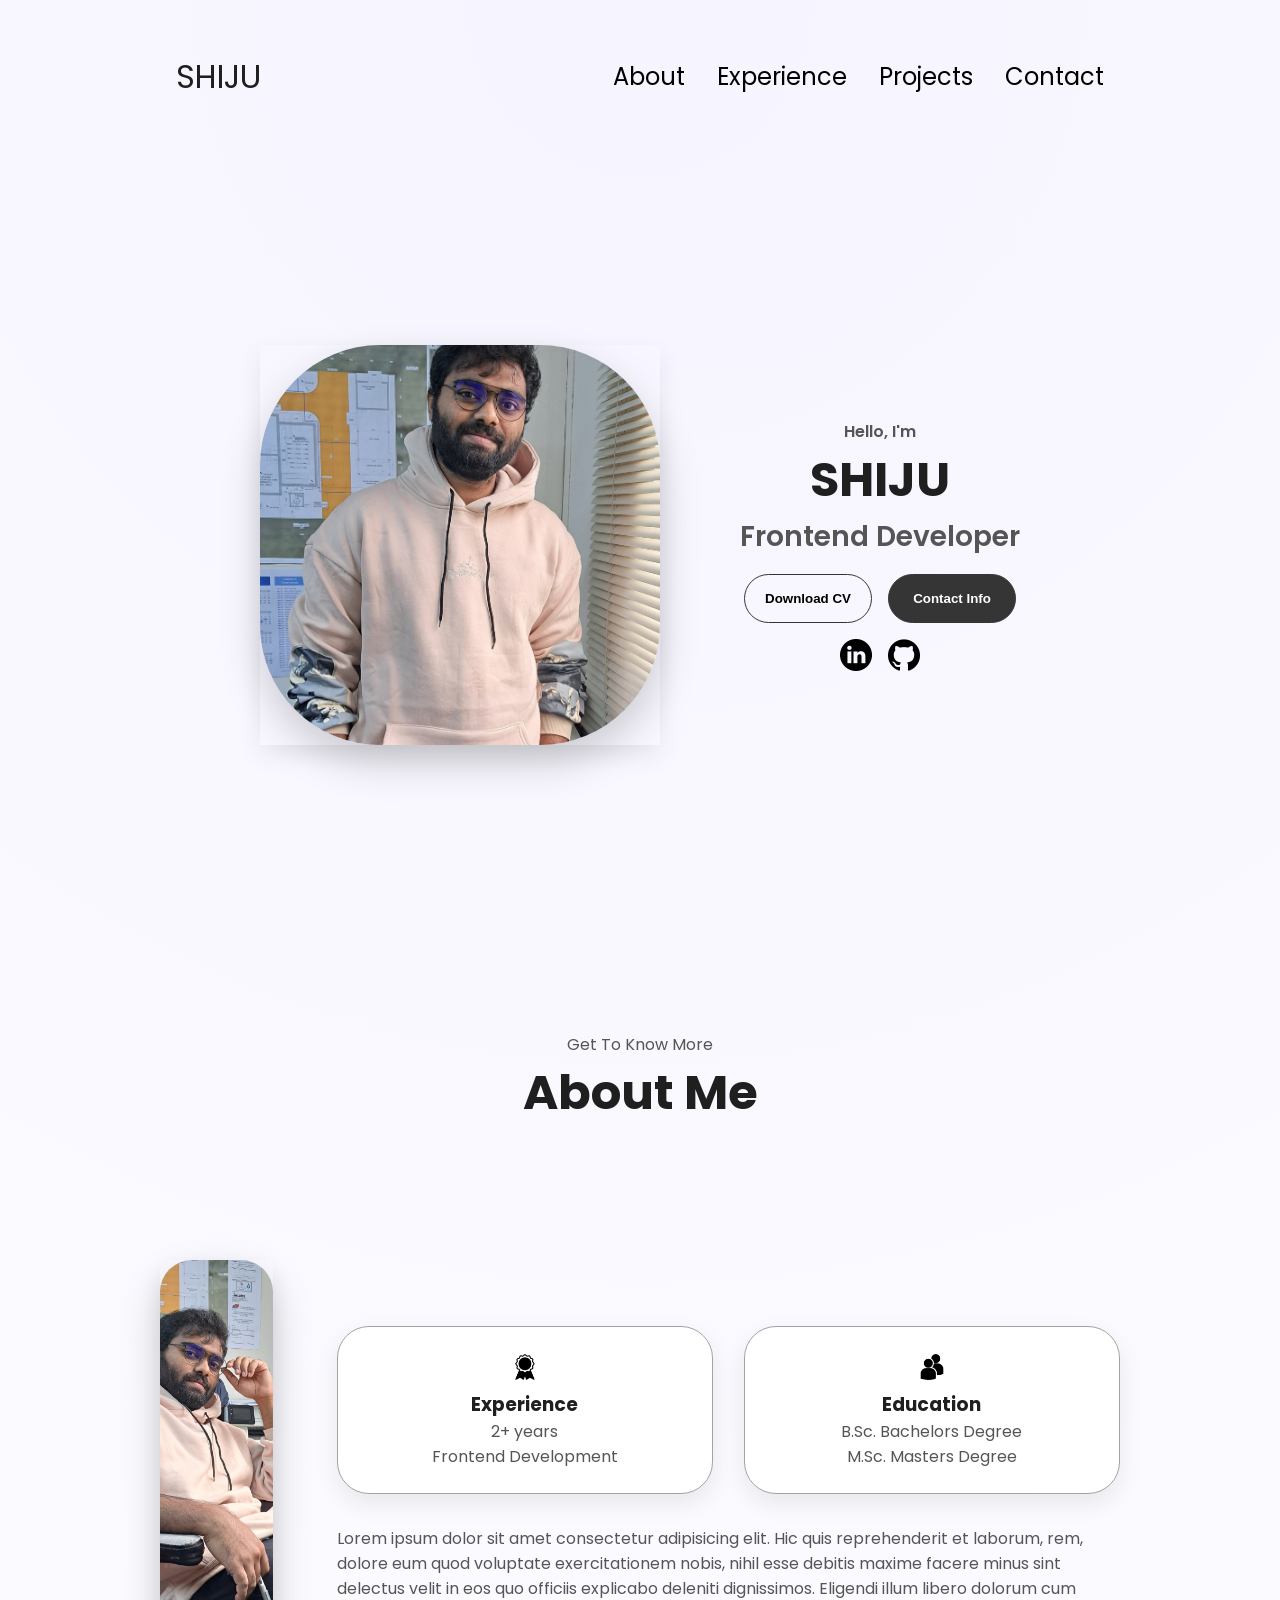
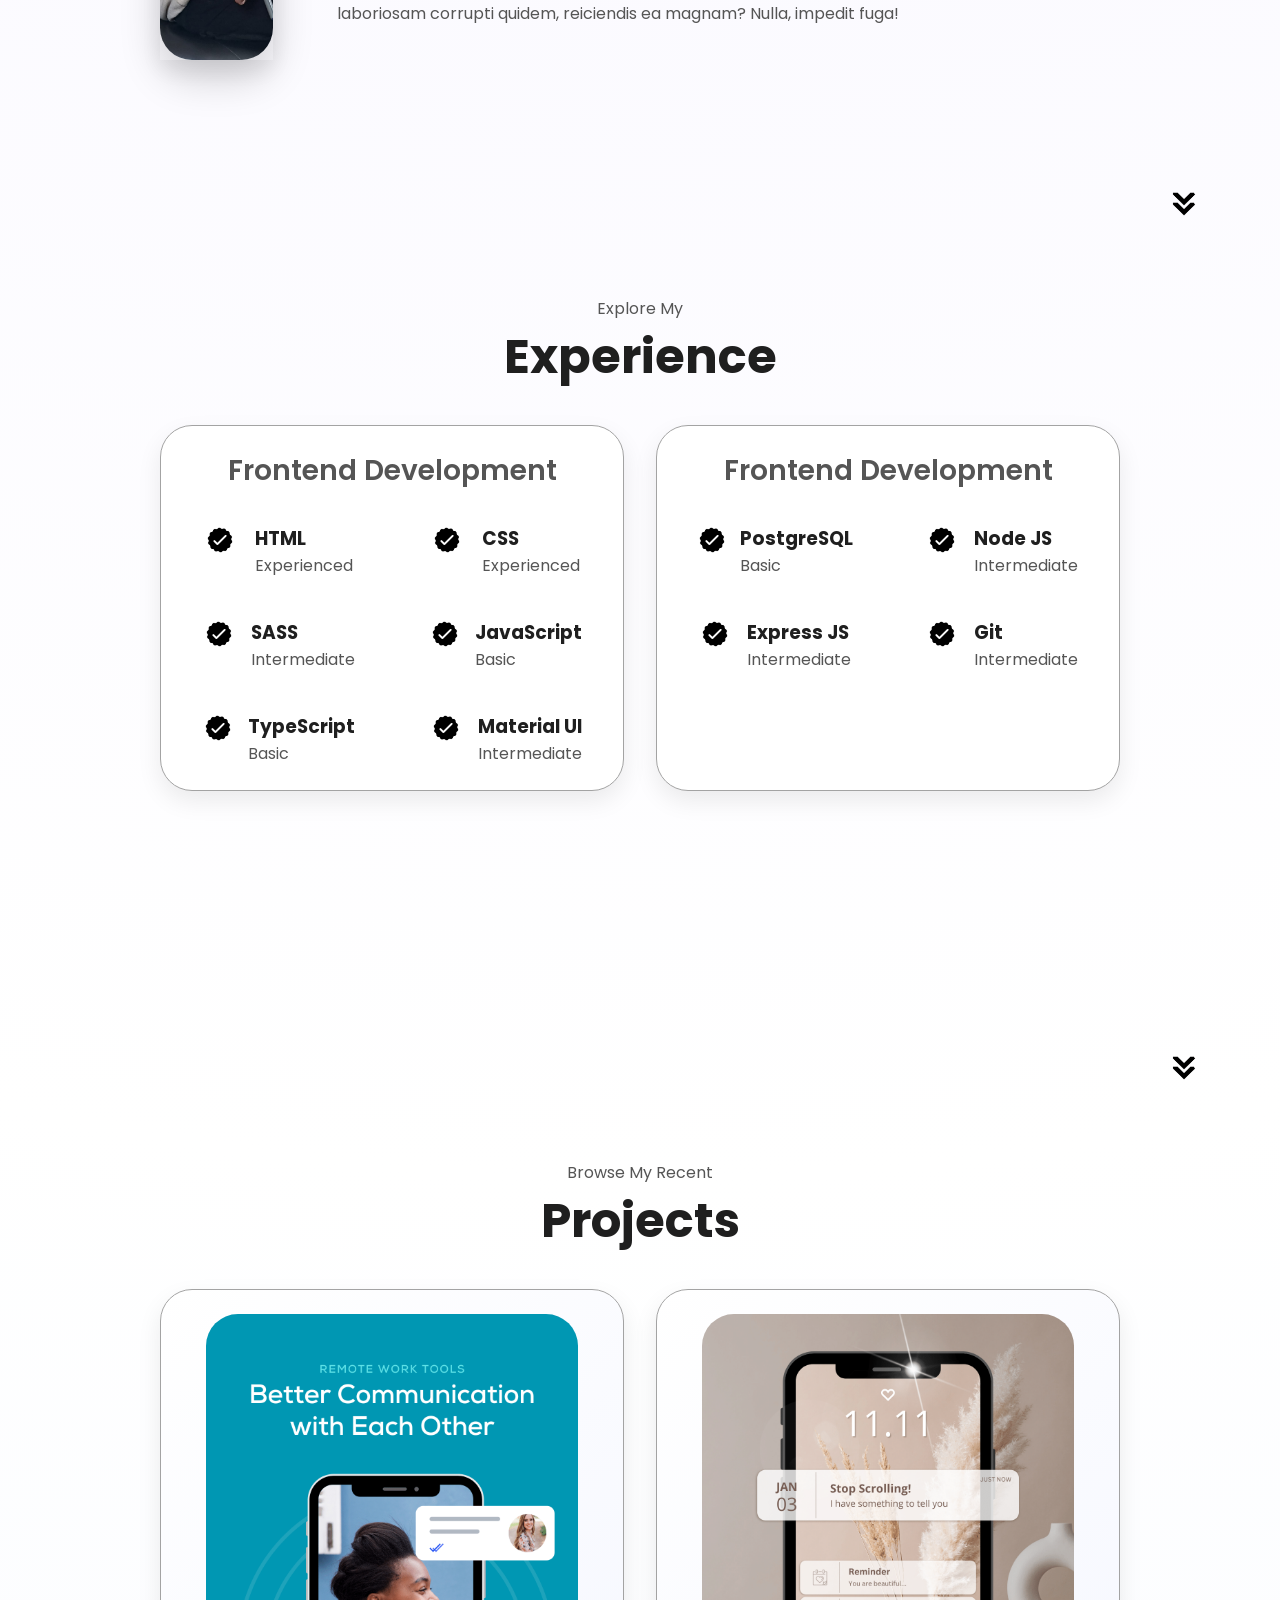
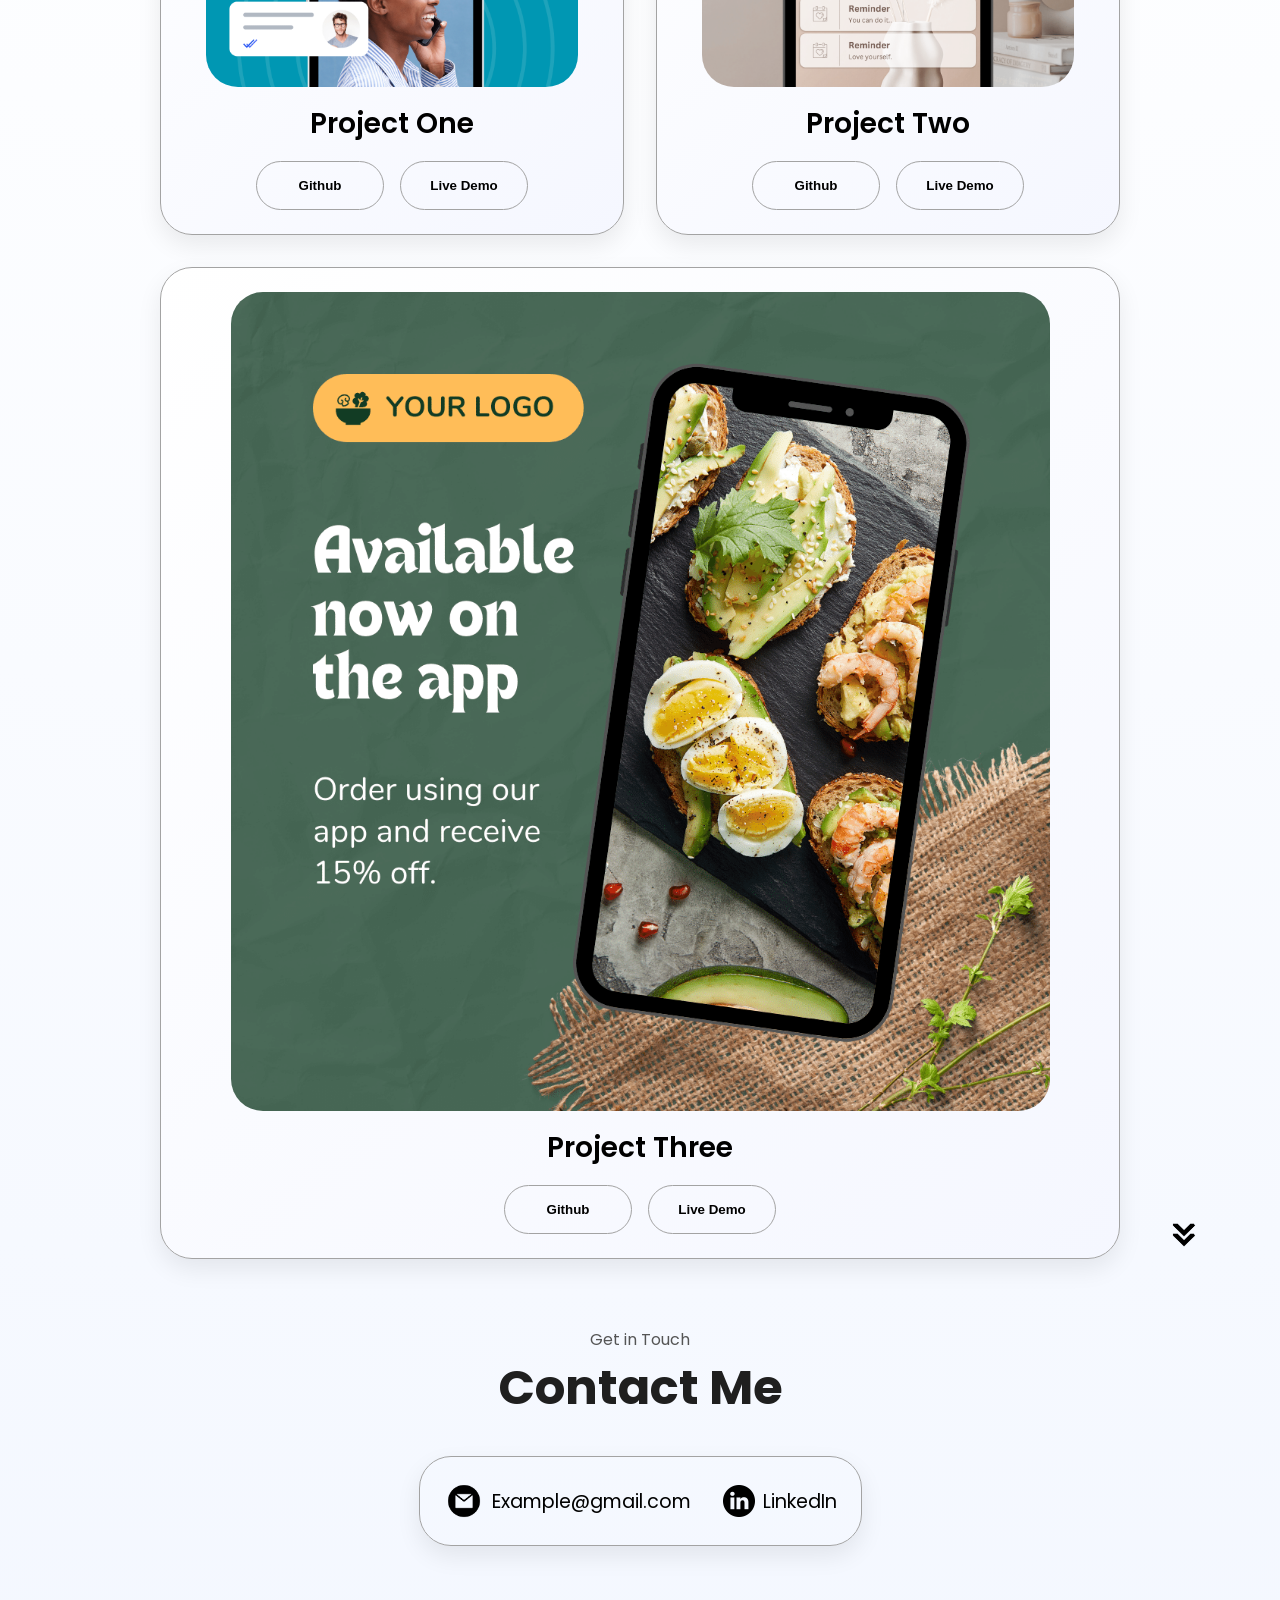
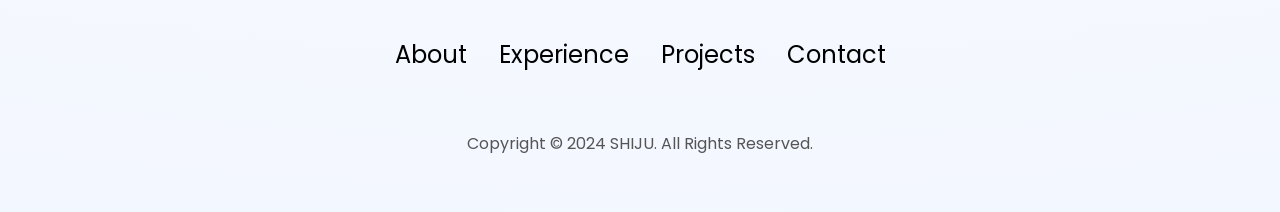
<file: index.html>
<!DOCTYPE html>
<html lang="en">
  <head>
    <meta charset="UTF-8" />
    <meta http-equiv="X-UA-Compatible" content="IE=edge" />
    <meta name="viewport" content="width=device-width, initial-scale=1.0" />
    <title>My Portfolio</title>
    <link rel="stylesheet" href="style.css" />
    <link rel="stylesheet" href="mediaqueries.css" />
  </head>
  <body>
    <nav id="desktop-nav">
      <div class="logo">SHIJU</div>
      <div>
        <ul class="nav-links">
          <li><a href="#about">About</a></li>
          <li><a href="#experience">Experience</a></li>
          <li><a href="#projects">Projects</a></li>
          <li><a href="#contact">Contact</a></li>
        </ul>
      </div>
    </nav>
    <nav id="hamburger-nav">
      <div class="logo">SHIJU</div>
      <div class="hamburger-menu">
        <div class="hamburger-icon" onclick="toggleMenu()">
          <span></span>
          <span></span>
          <span></span>
        </div>
        <div class="menu-links">
          <li><a href="#about" onclick="toggleMenu()">About</a></li>
          <li><a href="#experience" onclick="toggleMenu()">Experience</a></li>
          <li><a href="#projects" onclick="toggleMenu()">Projects</a></li>
          <li><a href="#contact" onclick="toggleMenu()">Contact</a></li>
        </div>
      </div>
    </nav>
    <section id="profile">
      <div class="section__pic-container reveal tilt-card">
        <img src="assets/profile-pic.jpeg" alt="shiju profile picture"  style="border-radius: 30%;"/>
      </div>
      <div class="section__text reveal">
        <p class="section__text__p1">Hello, I'm</p>
        <h1 class="title">SHIJU</h1>
        <p class="section__text__p2">Frontend Developer</p>
        <div class="btn-container">
          <button
            class="btn btn-color-2"
            onclick="window.open('./assets/resume-example.pdf')"
          >
            Download CV
          </button>
          <button class="btn btn-color-1" onclick="location.href='./#contact'">
            Contact Info
          </button>
        </div>
        <div id="socials-container">
          <img
            src="./assets/linkedin.png"
            alt="My LinkedIn profile"
            class="icon"
            onclick="location.href='https://linkedin.com/'"
          />
          <img
            src="./assets/github.png"
            alt="My Github profile"
            class="icon"
            onclick="location.href='https://github.com/'"
          />
        </div>
      </div>
    </section>
    <section id="about">
      <p class="section__text__p1">Get To Know More</p>
      <h1 class="title">About Me</h1>
      <div class="section-container">
        <div class="section__pic-container reveal tilt-card">
          <img
            src="assets/about-pic.jpeg"
            alt="Profile picture"
            class="about-pic"
          />
        </div>
        <div class="about-details-container">
          <div class="about-containers">
            <div class="details-container reveal tilt-card">
              <img
                src="./assets/experience.png"
                alt="Experience icon"
                class="icon"
              />
              <h3>Experience</h3>
              <p>2+ years <br />Frontend Development</p>
            </div>
            <div class="details-container reveal tilt-card">
              <img
                src="./assets/education.png"
                alt="Education icon"
                class="icon"
              />
              <h3>Education</h3>
              <p>B.Sc. Bachelors Degree<br />M.Sc. Masters Degree</p>
            </div>
          </div>
          <div class="text-container">
            <p>
              Lorem ipsum dolor sit amet consectetur adipisicing elit. Hic quis
              reprehenderit et laborum, rem, dolore eum quod voluptate
              exercitationem nobis, nihil esse debitis maxime facere minus sint
              delectus velit in eos quo officiis explicabo deleniti dignissimos.
              Eligendi illum libero dolorum cum laboriosam corrupti quidem,
              reiciendis ea magnam? Nulla, impedit fuga!
            </p>
          </div>
        </div>
      </div>
      <img
        src="./assets/arrow.png"
        alt="Arrow icon"
        class="icon arrow"
        onclick="location.href='./#experience'"
      />
    </section>
    <section id="experience">
      <p class="section__text__p1">Explore My</p>
      <h1 class="title">Experience</h1>
      <div class="experience-details-container">
        <div class="about-containers">
          <div class="details-container reveal tilt-card">
            <h2 class="experience-sub-title">Frontend Development</h2>
            <div class="article-container">
              <article>
                <img
                  src="./assets/checkmark.png"
                  alt="Experience icon"
                  class="icon"
                />
                <div>
                  <h3>HTML</h3>
                  <p>Experienced</p>
                </div>
              </article>
              <article>
                <img
                  src="./assets/checkmark.png"
                  alt="Experience icon"
                  class="icon"
                />
                <div>
                  <h3>CSS</h3>
                  <p>Experienced</p>
                </div>
              </article>
              <article>
                <img
                  src="./assets/checkmark.png"
                  alt="Experience icon"
                  class="icon"
                />
                <div>
                  <h3>SASS</h3>
                  <p>Intermediate</p>
                </div>
              </article>
              <article>
                <img
                  src="./assets/checkmark.png"
                  alt="Experience icon"
                  class="icon"
                />
                <div>
                  <h3>JavaScript</h3>
                  <p>Basic</p>
                </div>
              </article>
              <article>
                <img
                  src="./assets/checkmark.png"
                  alt="Experience icon"
                  class="icon"
                />
                <div>
                  <h3>TypeScript</h3>
                  <p>Basic</p>
                </div>
              </article>
              <article>
                <img
                  src="./assets/checkmark.png"
                  alt="Experience icon"
                  class="icon"
                />
                <div>
                  <h3>Material UI</h3>
                  <p>Intermediate</p>
                </div>
              </article>
            </div>
          </div>
          <div class="details-container reveal tilt-card">
            <h2 class="experience-sub-title">Frontend Development</h2>
            <div class="article-container">
              <article>
                <img
                  src="./assets/checkmark.png"
                  alt="Experience icon"
                  class="icon"
                />
                <div>
                  <h3>PostgreSQL</h3>
                  <p>Basic</p>
                </div>
              </article>
              <article>
                <img
                  src="./assets/checkmark.png"
                  alt="Experience icon"
                  class="icon"
                />
                <div>
                  <h3>Node JS</h3>
                  <p>Intermediate</p>
                </div>
              </article>
              <article>
                <img
                  src="./assets/checkmark.png"
                  alt="Experience icon"
                  class="icon"
                />
                <div>
                  <h3>Express JS</h3>
                  <p>Intermediate</p>
                </div>
              </article>
              <article>
                <img
                  src="./assets/checkmark.png"
                  alt="Experience icon"
                  class="icon"
                />
                <div>
                  <h3>Git</h3>
                  <p>Intermediate</p>
                </div>
              </article>
            </div>
          </div>
        </div>
      </div>
      <img
        src="./assets/arrow.png"
        alt="Arrow icon"
        class="icon arrow"
        onclick="location.href='./#projects'"
      />
    </section>
    <section id="projects">
      <p class="section__text__p1">Browse My Recent</p>
      <h1 class="title">Projects</h1>
      <div class="experience-details-container">
        <div class="about-containers">
          <div class="details-container color-container reveal tilt-card">
            <div class="article-container">
              <img
                src="./assets/project-1.png"
                alt="Project 1"
                class="project-img"
              />
            </div>
            <h2 class="experience-sub-title project-title">Project One</h2>
            <div class="btn-container">
              <button
                class="btn btn-color-2 project-btn"
                onclick="location.href='https://github.com/'"
              >
                Github
              </button>
              <button
                class="btn btn-color-2 project-btn"
                onclick="location.href='https://github.com/'"
              >
                Live Demo
              </button>
            </div>
          </div>
          <div class="details-container color-container reveal tilt-card">
            <div class="article-container">
              <img
                src="./assets/project-2.png"
                alt="Project 2"
                class="project-img"
              />
            </div>
            <h2 class="experience-sub-title project-title">Project Two</h2>
            <div class="btn-container">
              <button
                class="btn btn-color-2 project-btn"
                onclick="location.href='https://github.com/'"
              >
                Github
              </button>
              <button
                class="btn btn-color-2 project-btn"
                onclick="location.href='https://github.com/'"
              >
                Live Demo
              </button>
            </div>
          </div>
          <div class="details-container color-container reveal tilt-card">
            <div class="article-container">
              <img
                src="./assets/project-3.png"
                alt="Project 3"
                class="project-img"
              />
            </div>
            <h2 class="experience-sub-title project-title">Project Three</h2>
            <div class="btn-container">
              <button
                class="btn btn-color-2 project-btn"
                onclick="location.href='https://github.com/'"
              >
                Github
              </button>
              <button
                class="btn btn-color-2 project-btn"
                onclick="location.href='https://github.com/'"
              >
                Live Demo
              </button>
            </div>
          </div>
        </div>
      </div>
      <img
        src="./assets/arrow.png"
        alt="Arrow icon"
        class="icon arrow"
        onclick="location.href='./#contact'"
      />
    </section>
    <section id="contact">
      <p class="section__text__p1">Get in Touch</p>
      <h1 class="title">Contact Me</h1>
      <div class="contact-info-upper-container reveal tilt-card">
        <div class="contact-info-container">
          <img
            src="./assets/email.png"
            alt="Email icon"
            class="icon contact-icon email-icon"
          />
          <p><a href="mailto:examplemail@gmail.com">Example@gmail.com</a></p>
        </div>
        <div class="contact-info-container">
          <img
            src="./assets/linkedin.png"
            alt="LinkedIn icon"
            class="icon contact-icon"
          />
          <p><a href="www.linkedin.com/in/
            shiju-c-15136620b">LinkedIn</a></p>
        </div>
      </div>
    </section>
    <footer>
      <nav>
        <div class="nav-links-container">
          <ul class="nav-links">
            <li><a href="#about">About</a></li>
            <li><a href="#experience">Experience</a></li>
            <li><a href="#projects">Projects</a></li>
            <li><a href="shijucsj3@gmail.com">Contact</a></li>
          </ul>
        </div>
      </nav>
      <p>Copyright &#169; 2024 SHIJU. All Rights Reserved.</p>
    </footer>
    <script src="script.js"></script>
  </body>
</html>
</file>
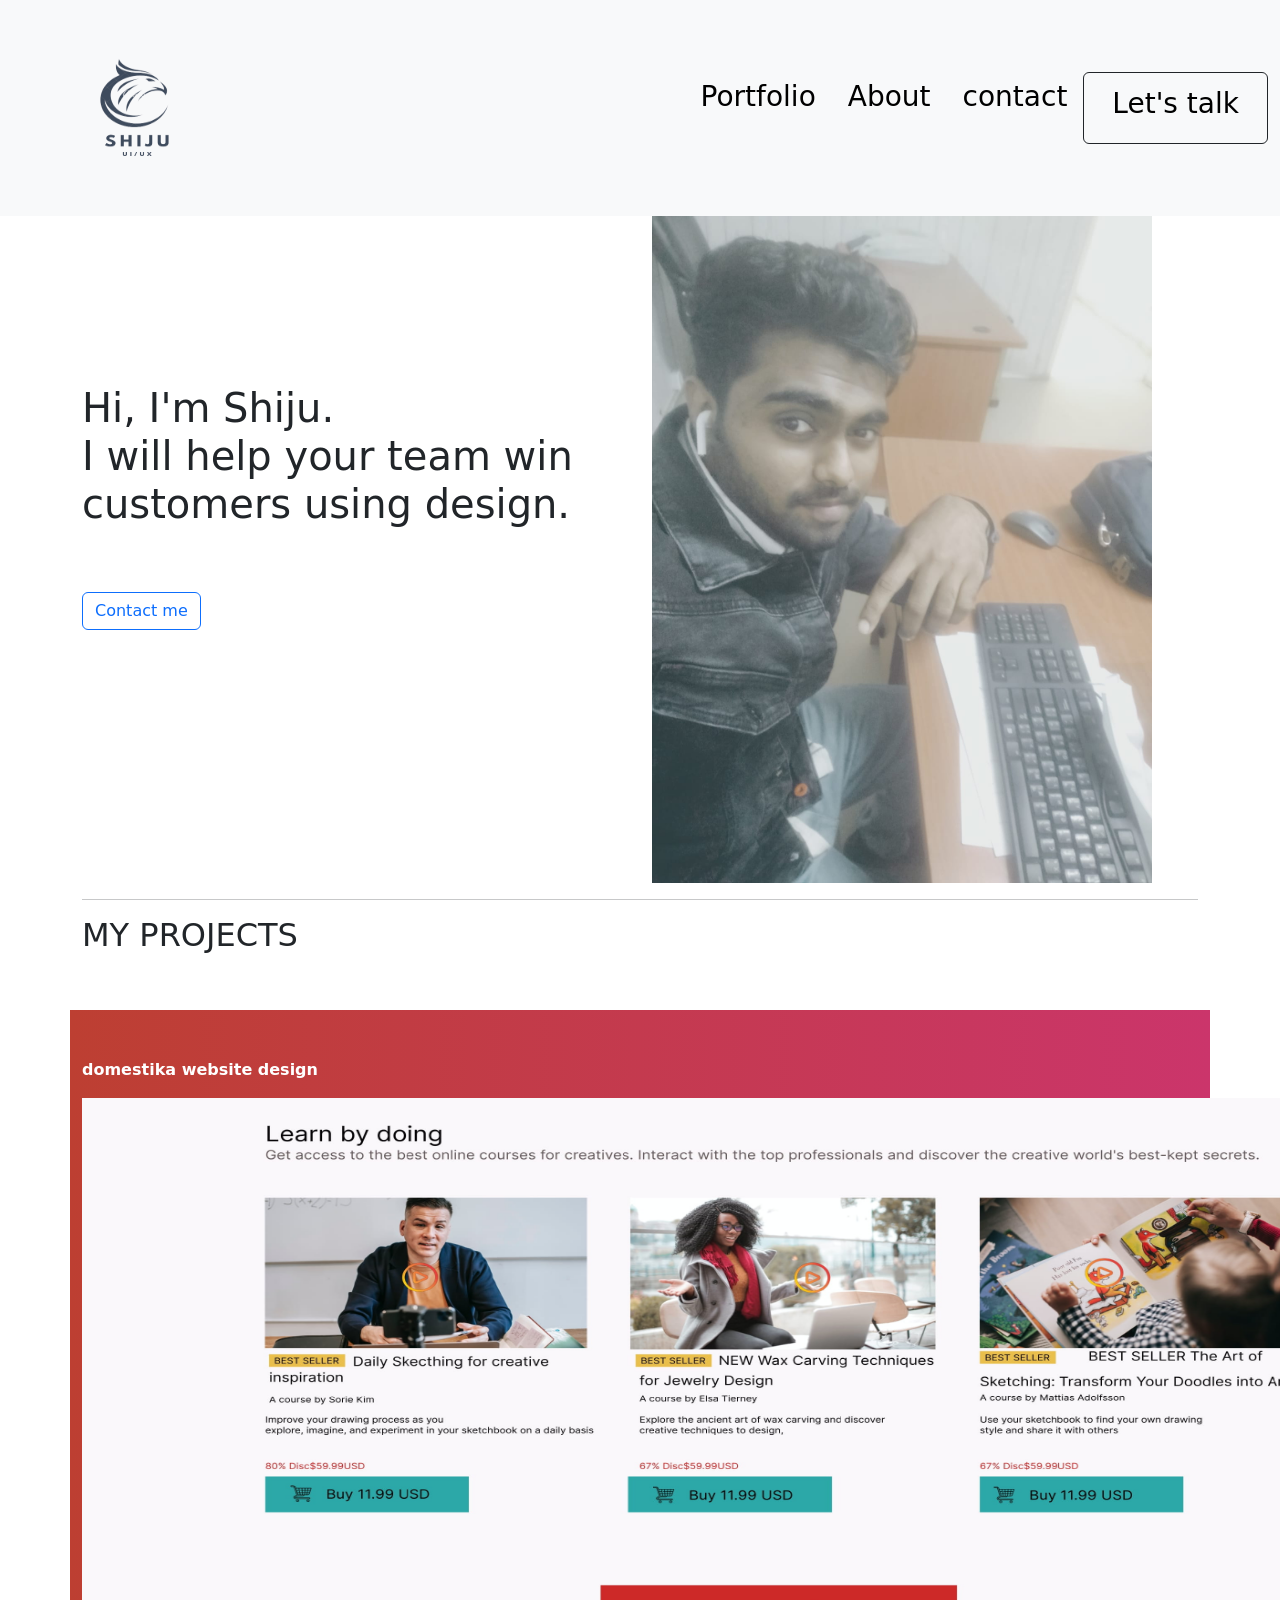
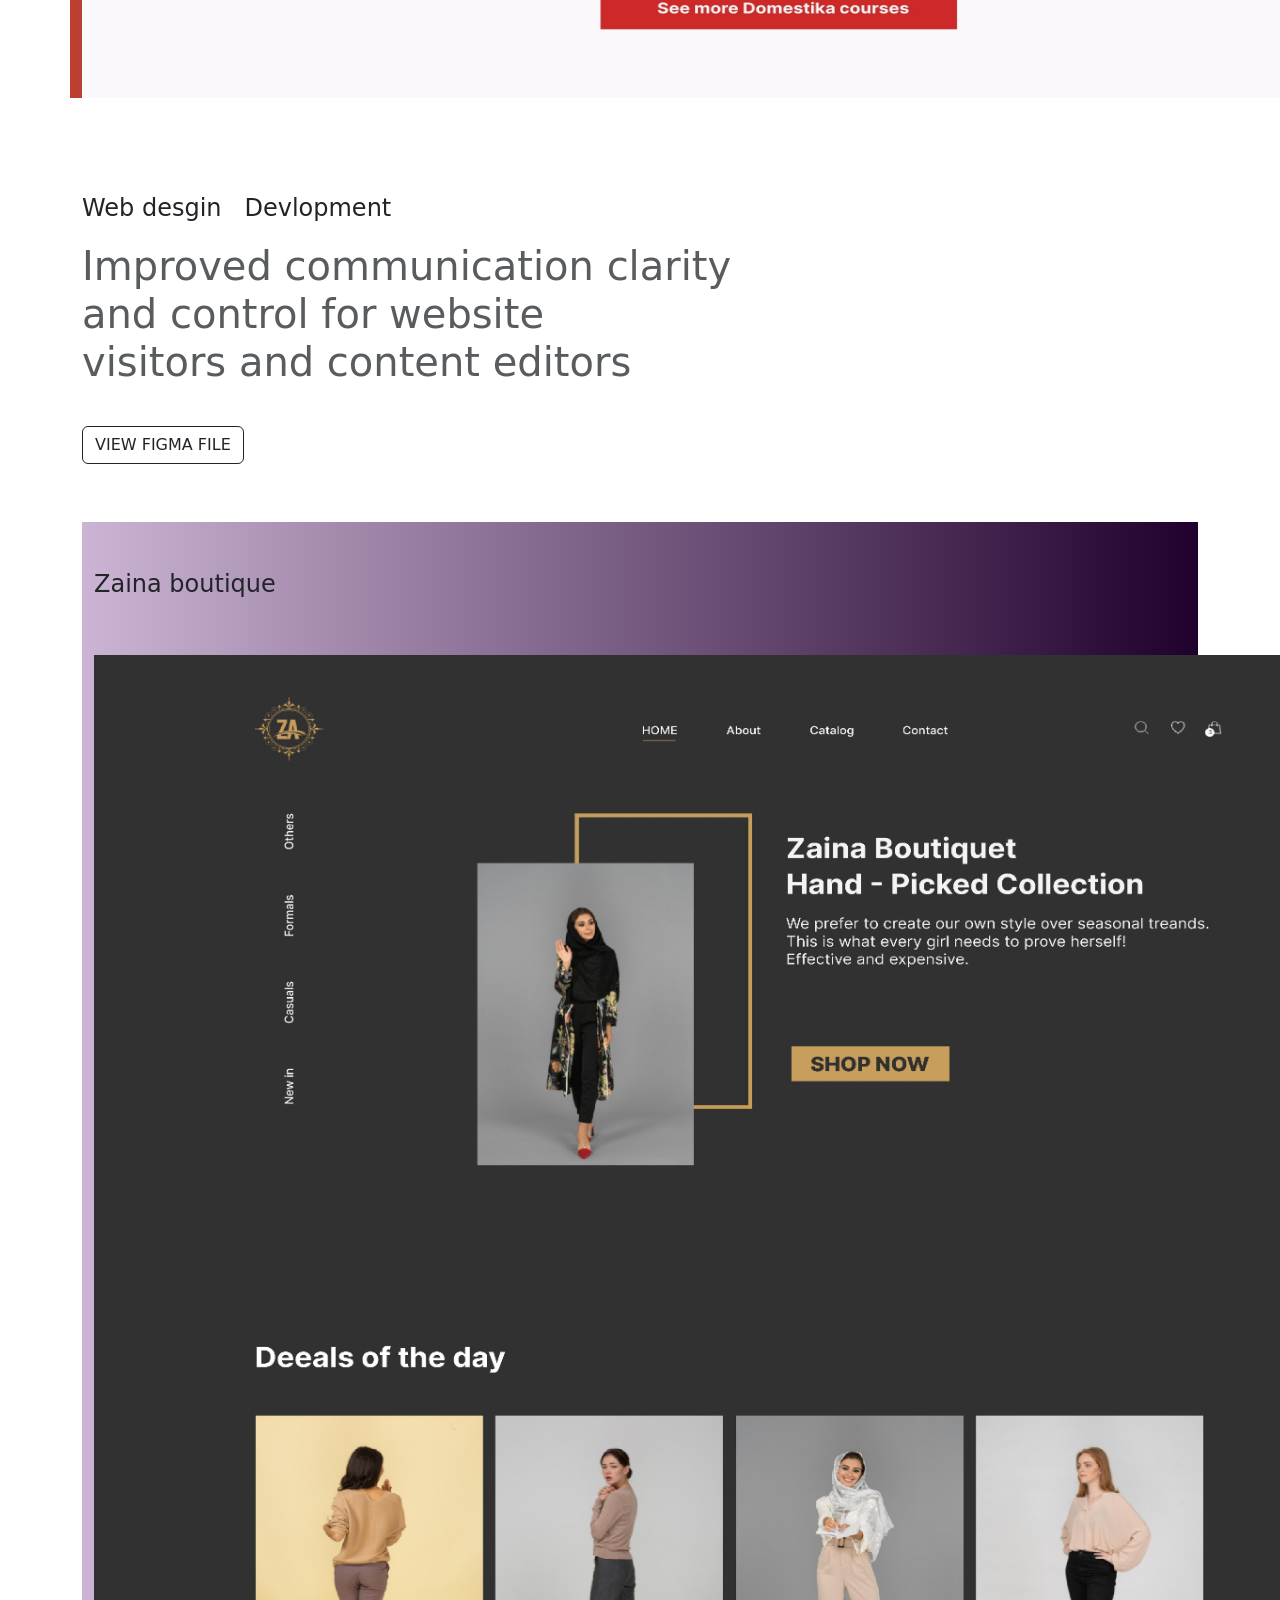
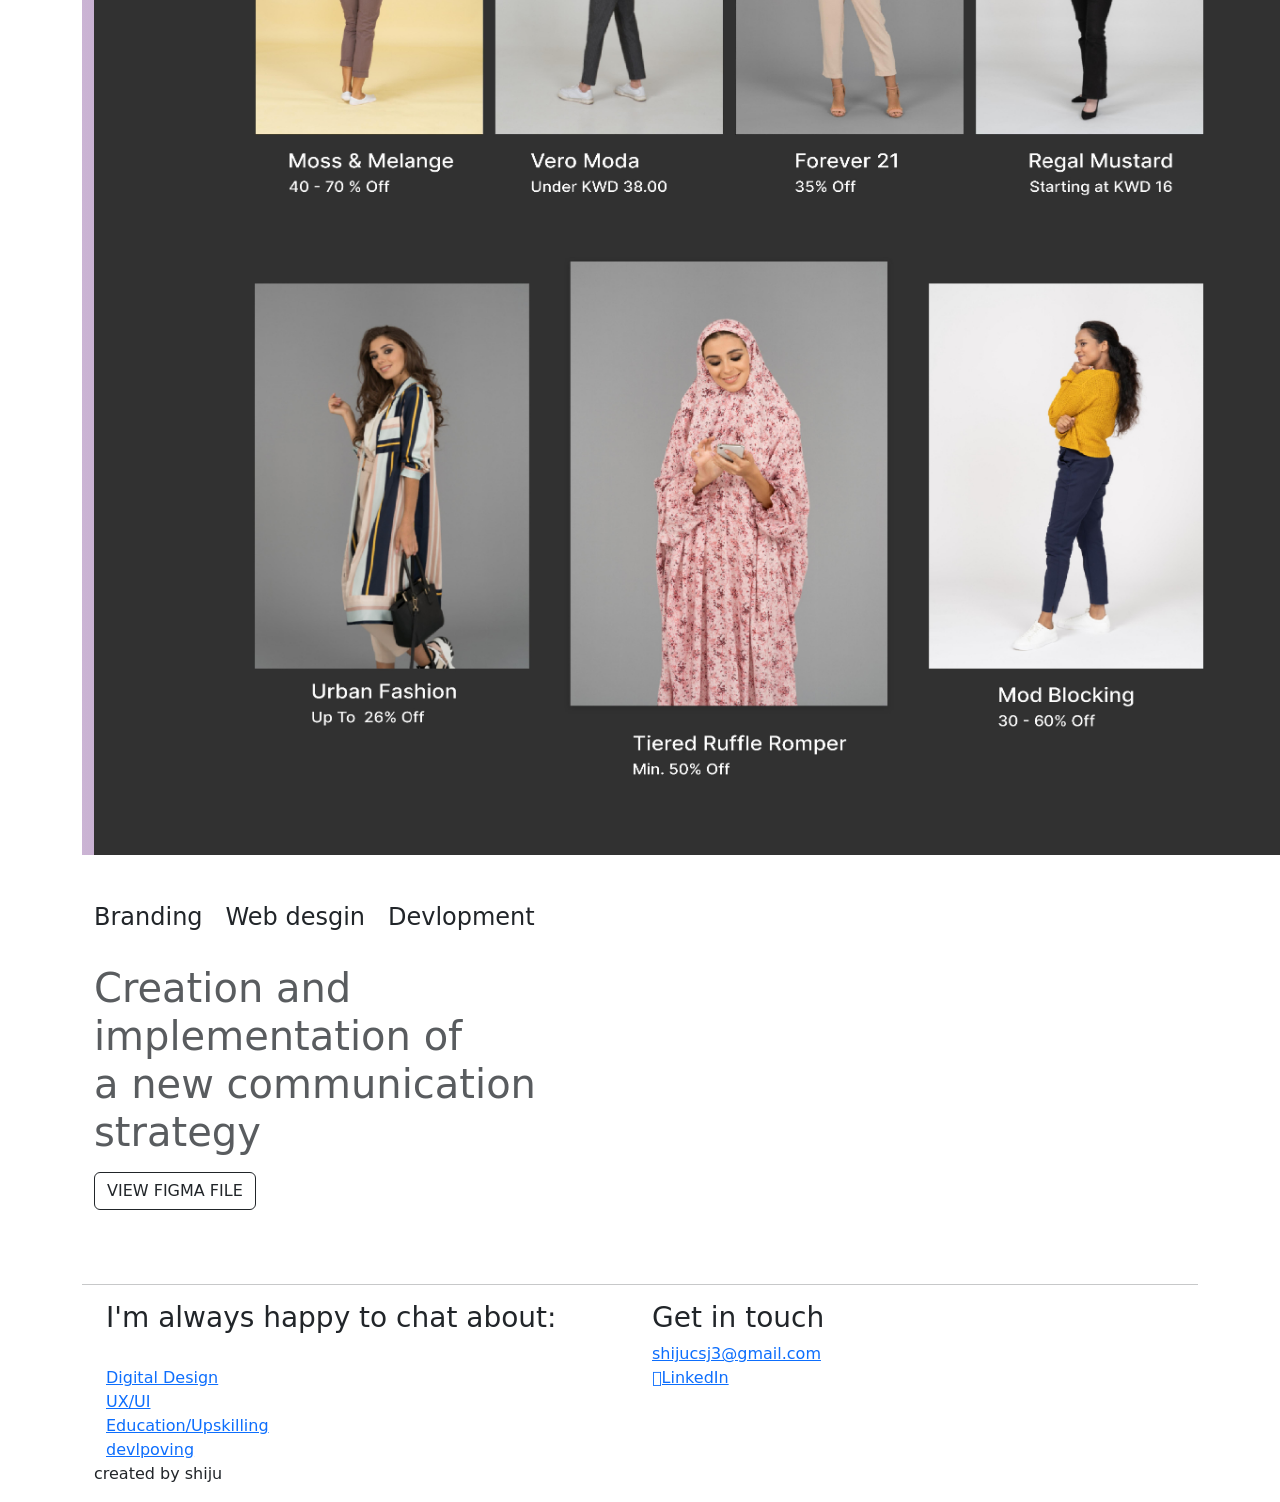
<file: inde.html/index.html>
<!doctype html>
<html lang="en">
  <head>
    <!-- Required meta tags -->
    <meta charset="utf-8">
    <meta name="viewport" content="width=device-width, initial-scale=1">

    <!-- Bootstrap CSS -->
    <link href="https://cdn.jsdelivr.net/npm/bootstrap@5.0.2/dist/css/bootstrap.min.css" rel="stylesheet" integrity="sha384-EVSTQN3/azprG1Anm3QDgpJLIm9Nao0Yz1ztcQTwFspd3yD65VohhpuuCOmLASjC" crossorigin="anonymous">

    <title> Portfolio</title>
    <link rel="icon" type="image" href="image/1.png">
  </head>
  <style>
   .nav-link{
   color: #000;}
  
  </style>

<body>
 
  <nav class="navbar bg-body-tertiary">
    <div class="container-fluid">
      <a class="nav-brand" href="#" > <img src="image/1-removebg-preview.png" alt="logo" width="250px" height="200px"> </a>


    <ul class="nav nav-pills" >
  <ul class="nav justify-content-end">
  <h3><li class="nav-item" ><a class="nav-link" href="home"> Portfolio</a></li></h3> 
  <h3><li class="nav-item" ><a class="nav-link" href="home"> About</a></li></h3> 
  <h3><li class="nav-item" ><a class="nav-link" href="home"> contact</a></li></h3> 
  <button type="button" class="btn btn-outline-dark">
  <h3><li class="nav-item" ><a class="nav-link" href="home"> Let's talk</a></li></h3> </button>
   
</ul>
</ul>     
</nav> 
</div>

<div class="container">
  <div class="row">
    <div class="col">
      <br><br> <br> <br> <br> <br> <br>
<h1>Hi, I'm Shiju. <br> 
  I will help your team win  <br> customers using design. <br> <br></h1>
  <h1><button type="button" class="btn btn-outline-primary">Contact me</button></h1>
</div>




<div class="col"> <img src="image/WhatsApp Image 2023-05-04 at 10.15.02.jpeg" width="500px"  alt=""></div>
</div>
<hr>
</div> 


 

 <div class="container">
  <div class="row">
    <div class="col-6">
    <h2>MY PROJECTS</h2></div>
  </div> 
</div>   <br> <br>
    
 
<div class="container" style="background-color:background #CB356B;  /* fallback for old browsers */
background: -webkit-linear-gradient(to right, #BD3F32, #CB356B);  /* Chrome 10-25, Safari 5.1-6 */
background: linear-gradient(to right, #BD3F32, #CB356B); /* W3C, IE 10+/ Edge, Firefox 16+, Chrome 26+, Opera 12+, Safari 7+ */
;">
  <div class="row">
    <div class="col-6">  <br> <br>
      <p>  <b style="color: white;"> domestika website design</b></p>
    <img src="image/domestika2.png" alt=""  width="1300px" height="600px" style="display: flex;"></div>
   
  </div> 
</div> 


<br> <br>
<div class="container">
  <div class="row">
    <div class="col-6"> <br> <br>
    <b> <h4>Web desgin  &nbsp; Devlopment</h4></b></div> <br> <br> <br> <br>
   
   
    <h1 class="text-muted">Improved communication clarity <br>
      and control for website <br>
       visitors and content editors</h1> 
  </div> <br> 
  <H1> <button type="button" class=" btn btn-outline-dark" >VIEW FIGMA FILE</button></H1> <br> <br>

    
  <div class="container" style="background-color: background #20002c;  /* fallback for old browsers */
  background: -webkit-linear-gradient(to right, #cbb4d4, #20002c);  /* Chrome 10-25, Safari 5.1-6 */
  background: linear-gradient(to right, #cbb4d4, #20002c); /* W3C, IE 10+/ Edge, Firefox 16+, Chrome 26+, Opera 12+, Safari 7+ */
  ;" >
    <div class="row">
      <div class="col-6">  <br> <br>
        <h4> Zaina boutique</h4> <br> <br>
      <img src="image/zaina.png" alt="error"   width="1270px" height="1800px" ></div>
     
    </div> 
  </div> 
    
    
  <div class="container">
    <div class="row">
      <div class="col-6"> <br> <br>
   <b> <h4>Branding   &nbsp; Web desgin   &nbsp; Devlopment</h4></b> <br>
     
     
    <h1 class="text-muted">
    
     Creation and implementation of <br>
      a new communication <br>
       strategy <br>
    </h1>
    </div> <br>  <br>
    <H1> <button type="button" class=" btn btn-outline-dark" >VIEW FIGMA FILE</button></H1> <br> <br> <br> <br> <br>  
   <hr>
    
  
<footer>
  <div class="container">
    <div class="row">
      <div class="col">
<h3>I'm always happy to chat about:</h3> <br>
<a href="#">Digital Design</a> <br>
<a href="#">UX/UI</a> <br>
<a href="#">Education/Upskilling</a> <br>
<a href="#">devlpoving</a> <br>
</div>

<div class="col">
  <h3>Get in touch</h3>
<a href="#">shijucsj3@gmail.com</a> <br>
<a href="#">LinkedIn</a>

</div>
</div> 
</div>
</footer>
   
    <p>created by shiju</p>

    
    
    

    


    
    <script src="https://cdn.jsdelivr.net/npm/bootstrap@5.0.2/dist/js/bootstrap.bundle.min.js" integrity="sha384-MrcW6ZMFYlzcLA8Nl+NtUVF0sA7MsXsP1UyJoMp4YLEuNSfAP+JcXn/tWtIaxVXM" crossorigin="anonymous"></script>

    <!-- Option 2: Separate Popper and Bootstrap JS -->
    <!--
    <script src="https://cdn.jsdelivr.net/npm/@popperjs/core@2.9.2/dist/umd/popper.min.js" integrity="sha384-IQsoLXl5PILFhosVNubq5LC7Qb9DXgDA9i+tQ8Zj3iwWAwPtgFTxbJ8NT4GN1R8p" crossorigin="anonymous"></script>
    <script src="https://cdn.jsdelivr.net/npm/bootstrap@5.0.2/dist/js/bootstrap.min.js" integrity="sha384-cVKIPhGWiC2Al4u+LWgxfKTRIcfu0JTxR+EQDz/bgldoEyl4H0zUF0QKbrJ0EcQF" crossorigin="anonymous"></script>
    -->
  </body>
</html>
</file>
<file: style.css>
/* GENERAL */

@import url("https://fonts.googleapis.com/css2?family=Poppins:wght@300;400;500;600&display=swap");

* {
  margin: 0;
  padding: 0;
}

:root {
  --accent: #6c63ff;
  --accent-soft: rgba(108, 99, 255, 0.2);
  --shadow-strong: 0 18px 40px rgba(0, 0, 0, 0.18);
}

body {
  font-family: "Poppins", sans-serif;
  background: radial-gradient(circle at top, #f6f4ff 0%, #ffffff 55%, #f3f7ff 100%);
  color: #1f1f1f;
}

html {
  scroll-behavior: smooth;
}

p {
  color: rgb(85, 85, 85);
}

/* TRANSITION */

a,
.btn {
  transition: all 300ms ease;
}

.reveal {
  opacity: 0;
  transform: translateY(28px) scale(0.98);
  transition: opacity 600ms ease, transform 600ms ease;
  will-change: opacity, transform;
}

.reveal.is-visible {
  opacity: 1;
  transform: translateY(0) scale(1);
}

.tilt-card {
  position: relative;
  transform-style: preserve-3d;
  transition: transform 200ms ease, box-shadow 200ms ease;
  box-shadow: 0 10px 24px rgba(0, 0, 0, 0.08);
}

.tilt-card::after {
  content: "";
  position: absolute;
  inset: 0;
  border-radius: inherit;
  background: radial-gradient(circle at top left, var(--accent-soft), transparent 60%);
  opacity: 0;
  transition: opacity 200ms ease;
  pointer-events: none;
}

.tilt-card:hover::after {
  opacity: 1;
}

/* DESKTOP NAV */

nav,
.nav-links {
  display: flex;
}

nav {
  justify-content: space-around;
  align-items: center;
  height: 17vh;
}

.nav-links {
  gap: 2rem;
  list-style: none;
  font-size: 1.5rem;
}

a {
  color: black;
  text-decoration: none;
  text-decoration-color: white;
}

a:hover {
  color: grey;
  text-decoration: underline;
  text-underline-offset: 1rem;
  text-decoration-color: rgb(181, 181, 181);
}

.logo {
  font-size: 2rem;
}

.logo:hover {
  cursor: default;
}

/* HAMBURGER MENU */

#hamburger-nav {
  display: none;
}

.hamburger-menu {
  position: relative;
  display: inline-block;
}

.hamburger-icon {
  display: flex;
  flex-direction: column;
  justify-content: space-between;
  height: 24px;
  width: 30px;
  cursor: pointer;
}

.hamburger-icon span {
  width: 100%;
  height: 2px;
  background-color: black;
  transition: all 0.3 ease-in-out;
}

.menu-links {
  position: absolute;
  top: 100%;
  right: 0;
  background-color: white;
  width: fit-content;
  max-height: 0;
  overflow: hidden;
  transition: all 0.3 ease-in-out;
}

.menu-links a {
  display: block;
  padding: 10px;
  text-align: center;
  font-size: 1.5rem;
  color: black;
  text-decoration: none;
  transition: all 0.3 ease-in-out;
}

.menu-links li {
  list-style: none;
}

.menu-links.open {
  max-height: 300px;
}

.hamburger-icon.open span:first-child {
  transform: rotate(45deg) translate(10px, 5px);
}

.hamburger-icon.open span:nth-child(2) {
  opacity: 0;
}

.hamburger-icon.open span:last-child {
  transform: rotate(-45deg) translate(10px, -5px);
}

.hamburger-icon span:first-child {
  transform: none;
}

.hamburger-icon span:first-child {
  opacity: 1;
}

.hamburger-icon span:first-child {
  transform: none;
}

/* SECTIONS */

section {
  padding-top: 4vh;
  height: 96vh;
  margin: 0 10rem;
  box-sizing: border-box;
  min-height: fit-content;
}

.section-container {
  display: flex;
}

/* PROFILE SECTION */

#profile {
  display: flex;
  justify-content: center;
  gap: 5rem;
  height: 80vh;
}

.section__pic-container {
  display: flex;
  height: 400px;
  width: 400px;
  margin: auto 0;
}

.section__pic-container img {
  width: 100%;
  height: 100%;
  object-fit: cover;
  animation: float 6s ease-in-out infinite;
  box-shadow: var(--shadow-strong);
}

.section__text {
  align-self: center;
  text-align: center;
}

.section__text p {
  font-weight: 600;
}

.section__text__p1 {
  text-align: center;
}

.section__text__p2 {
  font-size: 1.75rem;
  margin-bottom: 1rem;
}

.title {
  font-size: 3rem;
  text-align: center;
}

#socials-container {
  display: flex;
  justify-content: center;
  margin-top: 1rem;
  gap: 1rem;
}

/* ICONS */

.icon {
  cursor: pointer;
  height: 2rem;
}

/* BUTTONS */

.btn-container {
  display: flex;
  justify-content: center;
  gap: 1rem;
}

.btn {
  font-weight: 600;
  transition: all 300ms ease;
  padding: 1rem;
  width: 8rem;
  border-radius: 2rem;
}

.btn-color-1,
.btn-color-2 {
  border: rgb(53, 53, 53) 0.1rem solid;
}

.btn-color-1:hover,
.btn-color-2:hover {
  cursor: pointer;
}

.btn-color-1,
.btn-color-2:hover {
  background: rgb(53, 53, 53);
  color: white;
}

.btn-color-1:hover {
  background: rgb(0, 0, 0);
}

.btn-color-2 {
  background: none;
}

.btn-color-2:hover {
  border: rgb(255, 255, 255) 0.1rem solid;
}

.btn-container {
  gap: 1rem;
}

/* ABOUT SECTION */

#about {
  position: relative;
}

.about-containers {
  gap: 2rem;
  margin-bottom: 2rem;
  margin-top: 2rem;
}

.about-details-container {
  justify-content: center;
  flex-direction: column;
}

.about-containers,
.about-details-container {
  display: flex;
}

.about-pic {
  border-radius: 2rem;
}

.arrow {
  position: absolute;
  right: -5rem;
  bottom: 2.5rem;
}

.details-container {
  padding: 1.5rem;
  flex: 1;
  background: white;
  border-radius: 2rem;
  border: rgb(53, 53, 53) 0.1rem solid;
  border-color: rgb(163, 163, 163);
  text-align: center;
}

.details-container:hover {
  box-shadow: var(--shadow-strong);
}

.section-container {
  gap: 4rem;
  height: 80%;
}

.section__pic-container {
  height: 400px;
  width: 400px;
  margin: auto 0;
}

/* EXPERIENCE SECTION */

#experience {
  position: relative;
}

.experience-sub-title {
  color: rgb(85, 85, 85);
  font-weight: 600;
  font-size: 1.75rem;
  margin-bottom: 2rem;
}

.experience-details-container {
  display: flex;
  justify-content: center;
  flex-direction: column;
}

.article-container {
  display: flex;
  text-align: initial;
  flex-wrap: wrap;
  flex-direction: row;
  gap: 2.5rem;
  justify-content: space-around;
}

article {
  display: flex;
  width: 10rem;
  justify-content: space-around;
  gap: 0.5rem;
}

article .icon {
  cursor: default;
}

/* PROJECTS SECTION */

#projects {
  position: relative;
}

.color-container {
  border-color: rgb(163, 163, 163);
  background: linear-gradient(140deg, #ffffff 0%, #f5f7ff 100%);
}

.project-img {
  border-radius: 2rem;
  width: 90%;
  height: 90%;
}

.project-title {
  margin: 1rem;
  color: black;
}

.project-btn {
  color: black;
  border-color: rgb(163, 163, 163);
}

/* CONTACT */

#contact {
  display: flex;
  justify-content: center;
  flex-direction: column;
  height: 70vh;
}

.contact-info-upper-container {
  display: flex;
  justify-content: center;
  border-radius: 2rem;
  border: rgb(53, 53, 53) 0.1rem solid;
  border-color: rgb(163, 163, 163);
  background: (250, 250, 250);
  margin: 2rem auto;
  padding: 0.5rem;
}

.contact-info-container {
  display: flex;
  align-items: center;
  justify-content: center;
  gap: 0.5rem;
  margin: 1rem;
}

.contact-info-container p {
  font-size: larger;
}

.contact-icon {
  cursor: default;
}

.email-icon {
  height: 2.5rem;
}

/* FOOTER SECTION */

footer {
  height: 26vh;
  margin: 0 1rem;
}

footer p {
  text-align: center;
}

@keyframes float {
  0%,
  100% {
    transform: translateY(0px);
  }
  50% {
    transform: translateY(-12px);
  }
}
</file>
<file: mediaqueries.css>
@media screen and (max-width: 1400px) {
  #profile {
    height: 83vh;
    margin-bottom: 6rem;
  }
  .about-containers {
    flex-wrap: wrap;
  }
  #contact,
  #projects {
    height: fit-content;
  }
}

@media screen and (max-width: 1200px) {
  #desktop-nav {
    display: none;
  }
  #hamburger-nav {
    display: flex;
  }
  #experience,
  .experience-details-container {
    margin-top: 2rem;
  }
  #profile,
  .section-container {
    display: block;
  }
  .arrow {
    display: none;
  }
  section,
  .section-container {
    height: fit-content;
  }
  section {
    margin: 0 5%;
  }
  .section__pic-container {
    width: 275px;
    height: 275px;
    margin: 0 auto 2rem;
  }
  .about-containers {
    margin-top: 0;
  }
}

@media screen and (max-width: 600px) {
  #contact,
  footer {
    height: 40vh;
  }
  #profile {
    height: 83vh;
    margin-bottom: 0;
  }
  article {
    font-size: 1rem;
  }
  footer nav {
    height: fit-content;
    margin-bottom: 2rem;
  }
  .about-containers,
  .contact-info-upper-container,
  .btn-container {
    flex-wrap: wrap;
  }
  .contact-info-container {
    margin: 0;
  }
  .contact-info-container p,
  .nav-links li a {
    font-size: 1rem;
  }
  .experience-sub-title {
    font-size: 1.25rem;
  }
  .logo {
    font-size: 1.5rem;
  }
  .nav-links {
    flex-direction: column;
    gap: 0.5rem;
    text-align: center;
  }
  .section__pic-container {
    width: auto;
    height: 46vw;
    justify-content: center;
  }
  .section__text__p2 {
    font-size: 1.25rem;
  }
  .title {
    font-size: 2rem;
  }
  .text-container {
    text-align: justify;
  }
}
</file>
